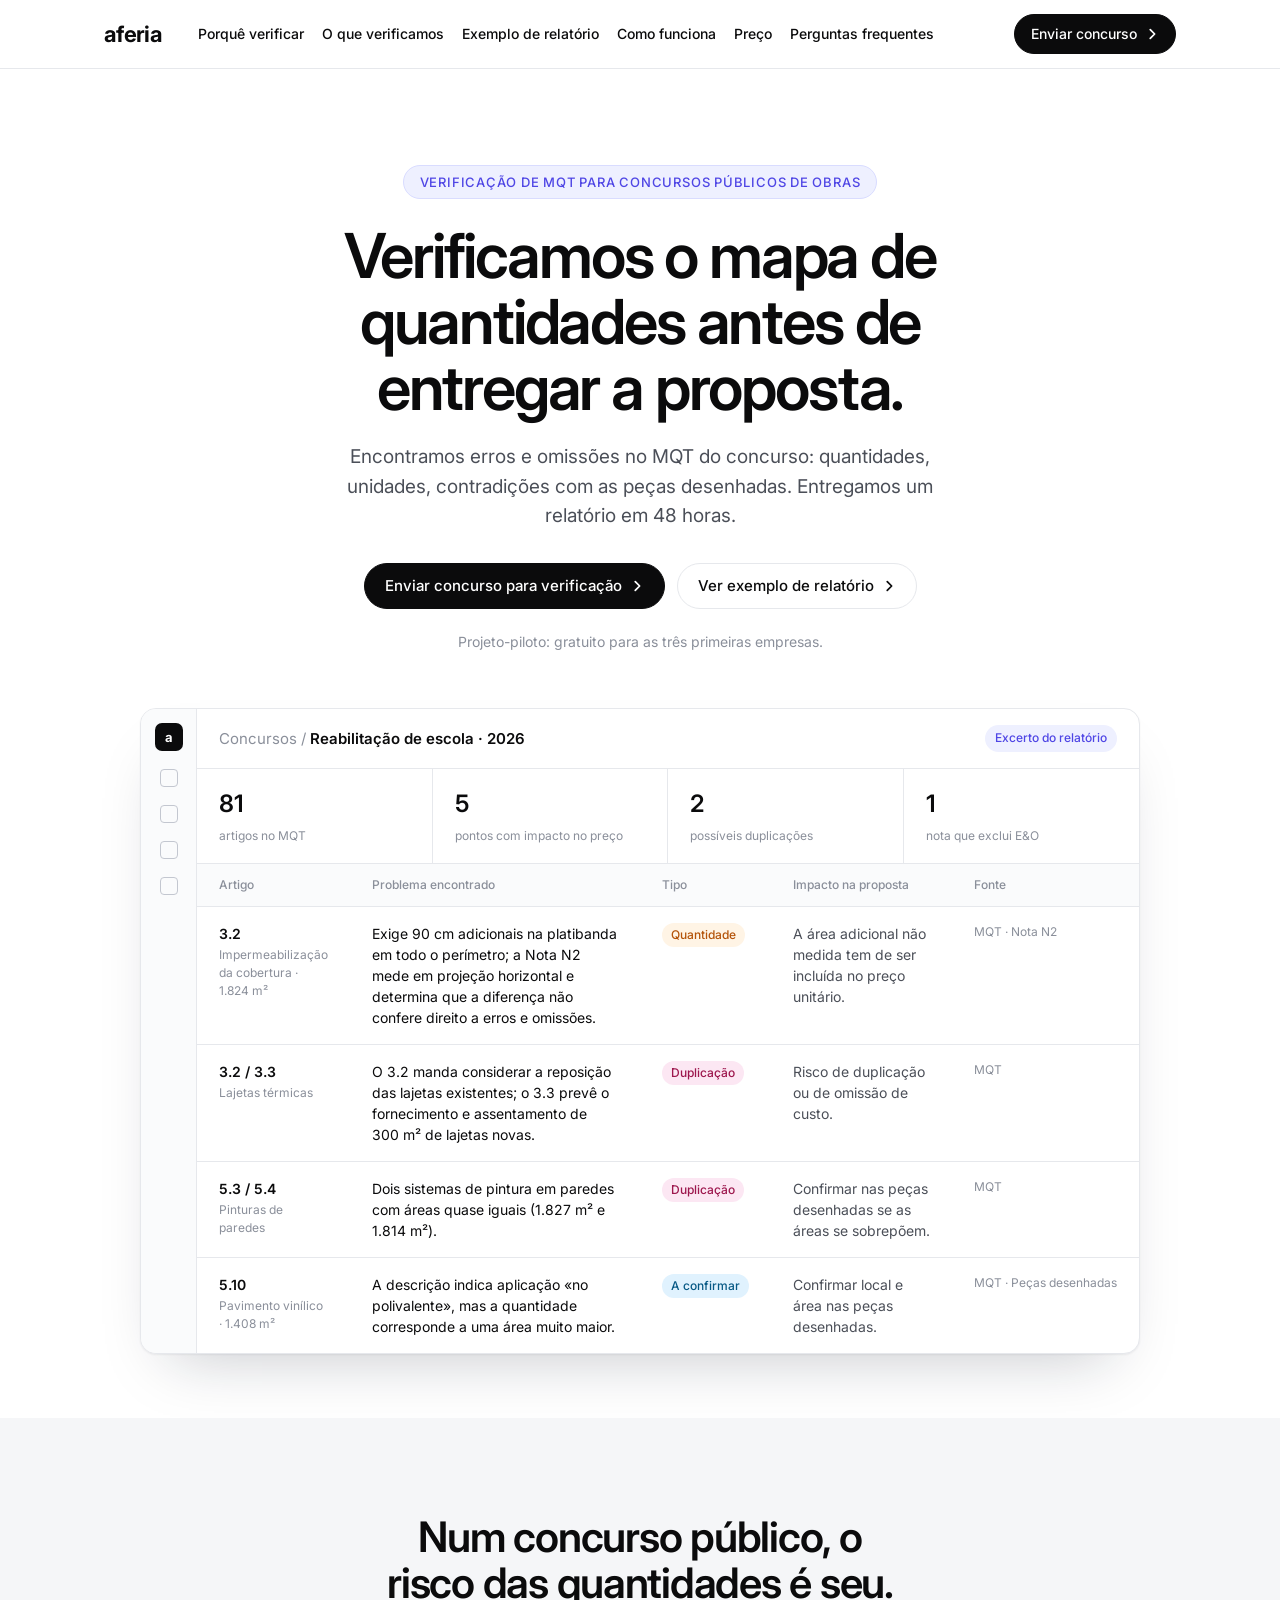
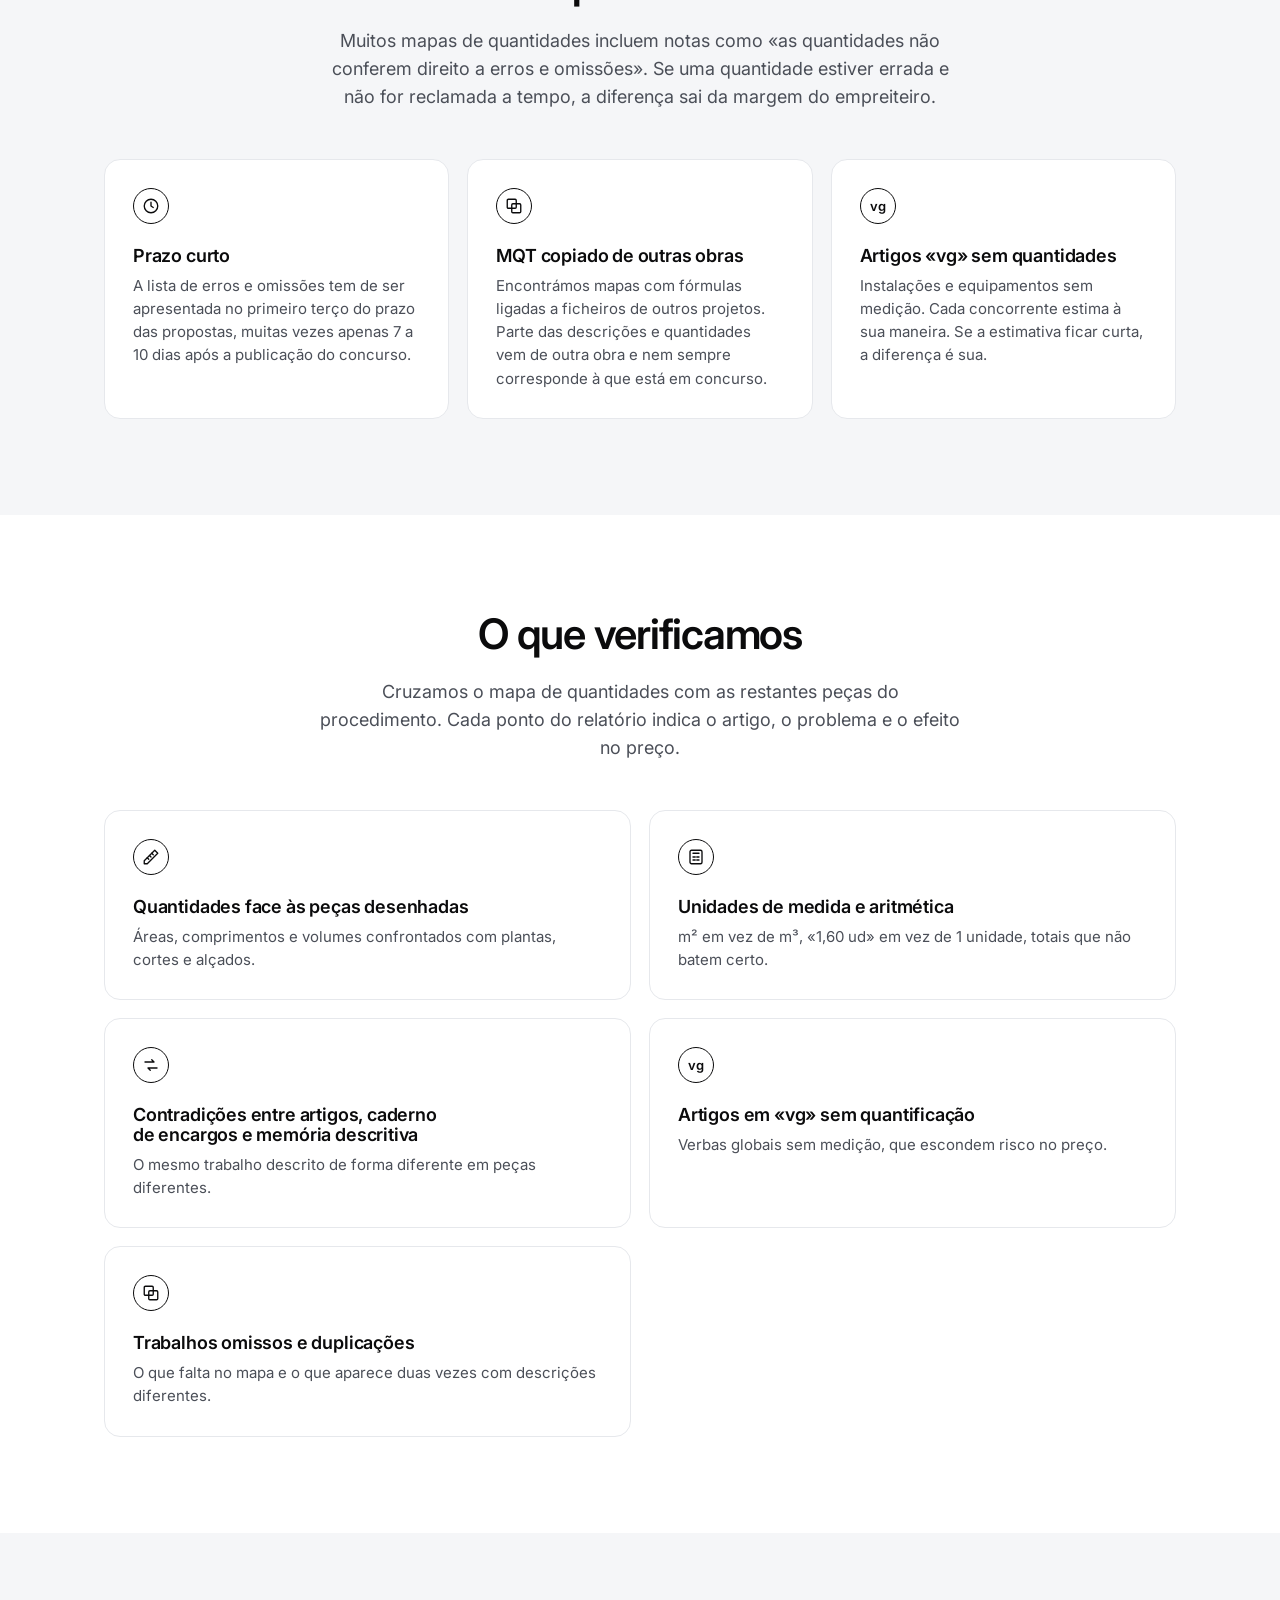
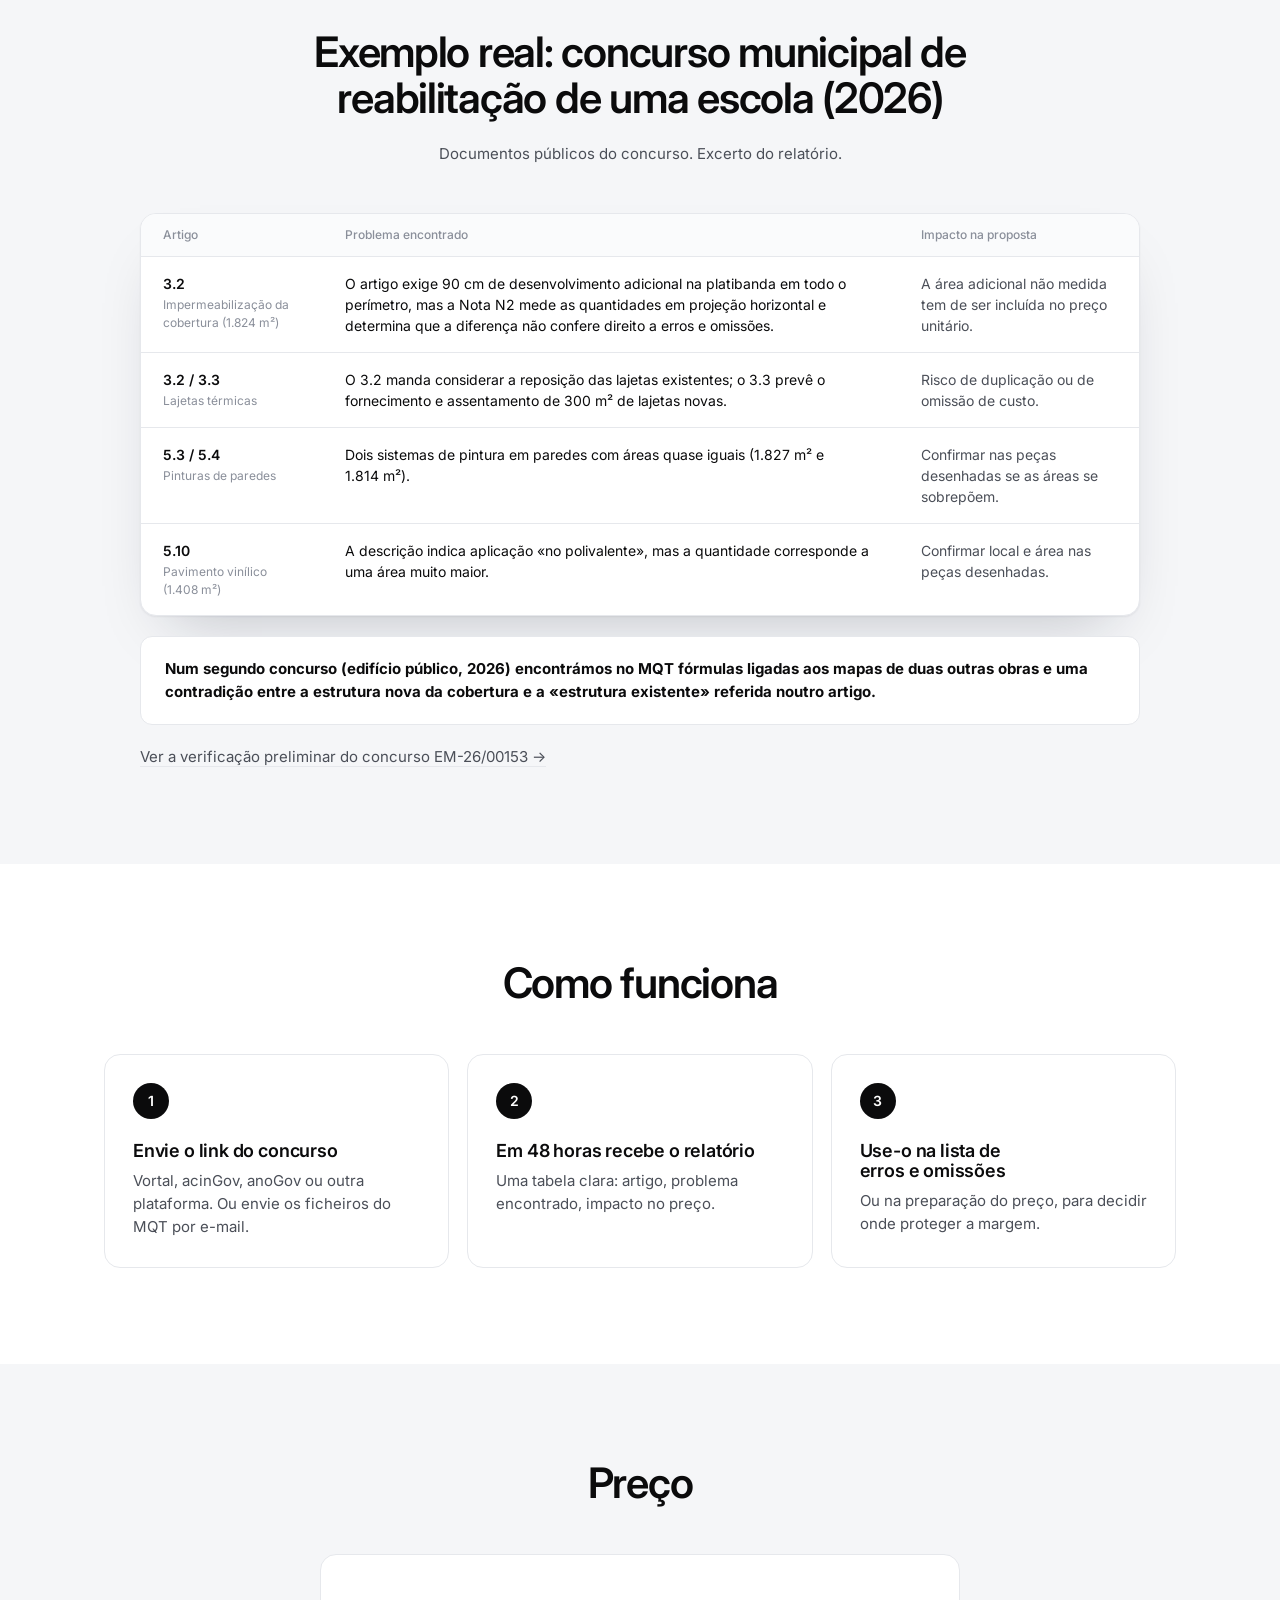
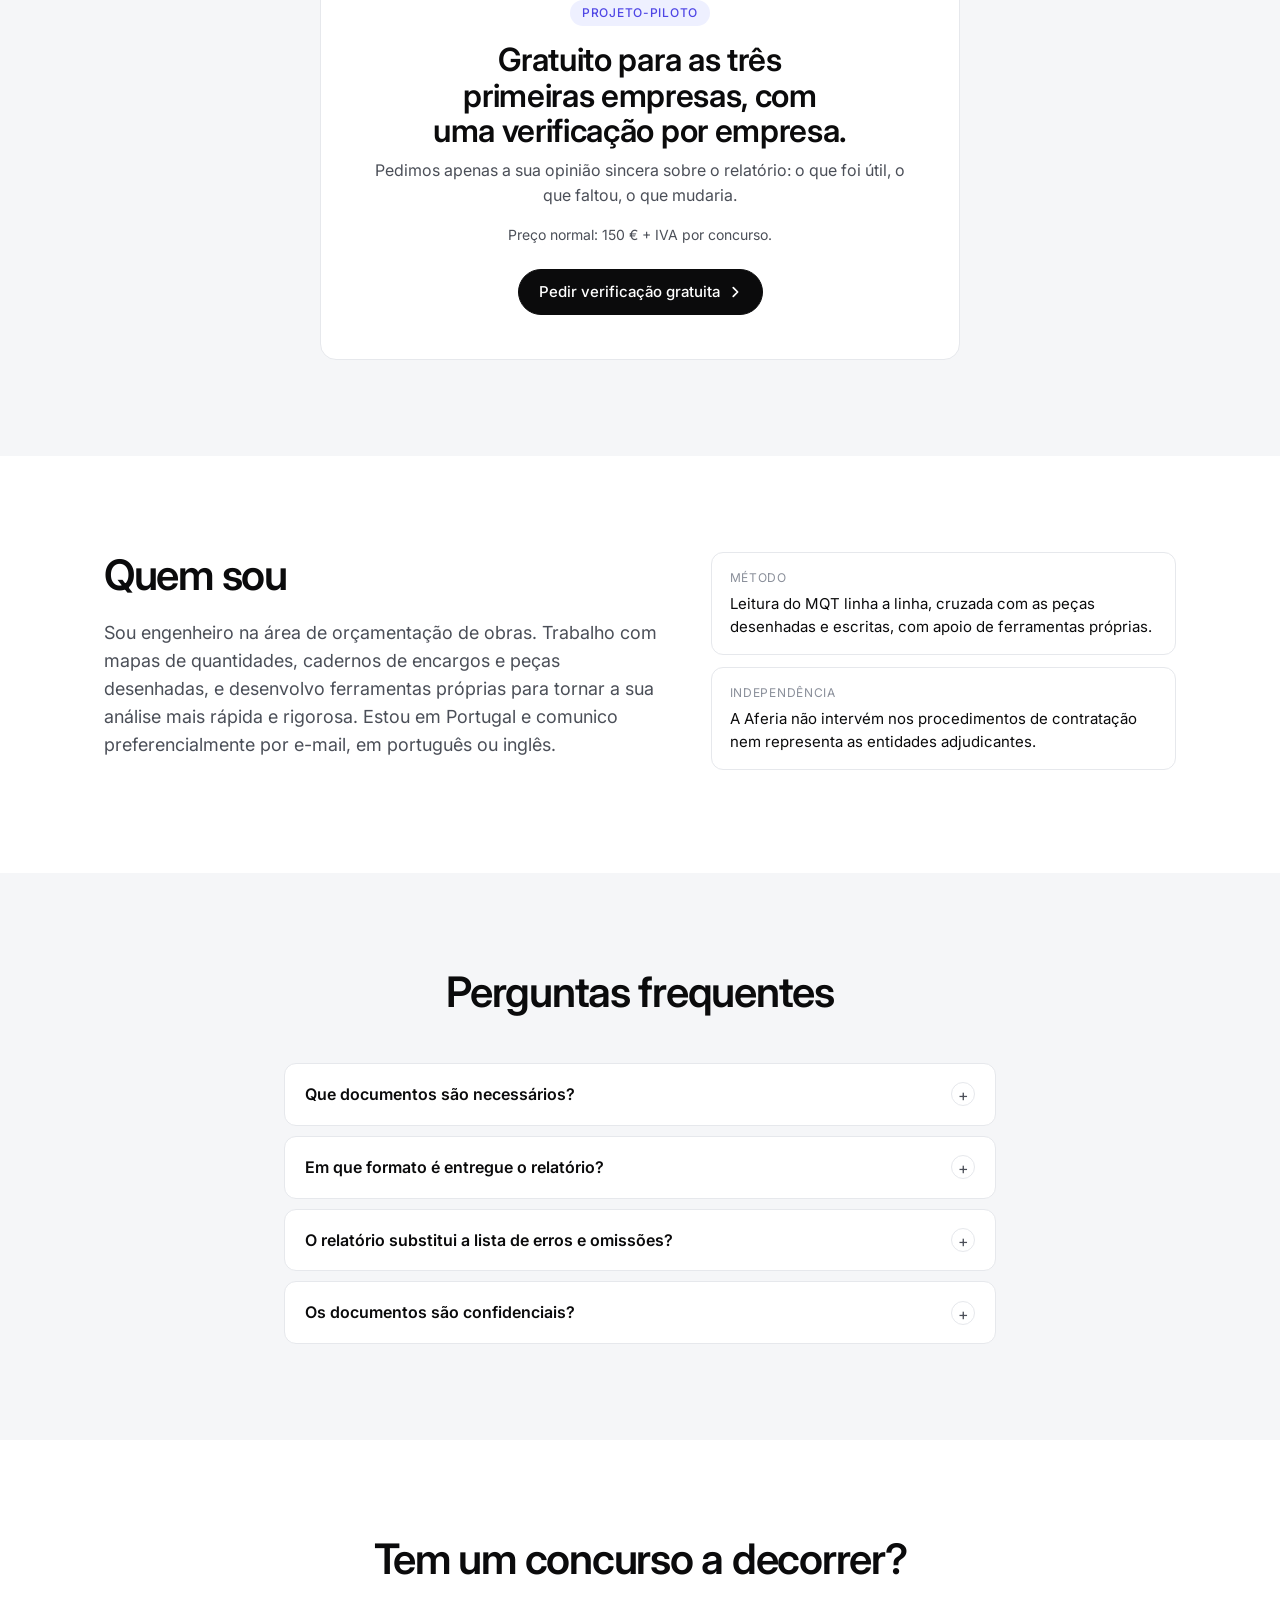
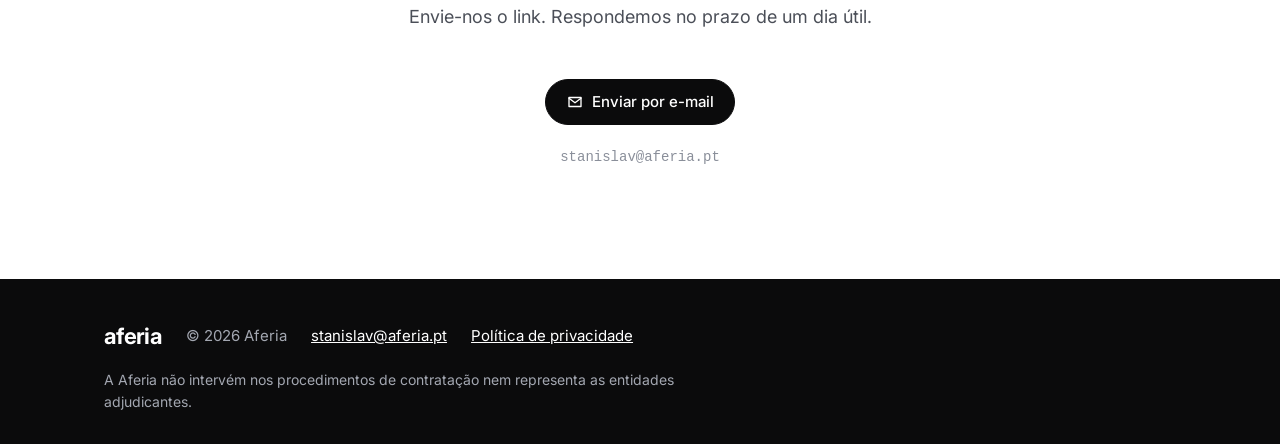
<file: index.html>
<!DOCTYPE html>
<html lang="pt-PT">
<head>
  <meta charset="utf-8">
  <meta name="viewport" content="width=device-width, initial-scale=1">
  <title>Aferia: verificação do mapa de quantidades em concursos públicos</title>
  <meta name="description" content="Verificamos o mapa de quantidades (MQT) de concursos públicos de obras antes da entrega da proposta. Erros e omissões, unidades, contradições com as peças desenhadas. Relatório em 48 horas.">
  <link rel="canonical" href="https://aferia.pt/">

  <meta property="og:type" content="website">
  <meta property="og:locale" content="pt_PT">
  <meta property="og:site_name" content="Aferia">
  <meta property="og:url" content="https://aferia.pt/">
  <meta property="og:title" content="Verificamos o mapa de quantidades antes de entregar a proposta">
  <meta property="og:description" content="Erros e omissões no MQT do concurso: quantidades, unidades, contradições com as peças desenhadas. Relatório em 48 horas.">
  <meta property="og:image" content="https://aferia.pt/assets/og.png">
  <meta property="og:image:width" content="1200">
  <meta property="og:image:height" content="630">
  <meta name="twitter:card" content="summary_large_image">

  <meta name="theme-color" content="#ffffff">
  <link rel="icon" href="/assets/favicon.svg" type="image/svg+xml">
  <link rel="apple-touch-icon" href="/assets/apple-touch-icon.png">

  <link rel="preconnect" href="https://fonts.googleapis.com">
  <link rel="preconnect" href="https://fonts.gstatic.com" crossorigin>
  <link rel="stylesheet" href="https://fonts.googleapis.com/css2?family=Inter:wght@400;500;600;700&display=swap">
  <link rel="stylesheet" href="/assets/styles.css">

  <script type="application/ld+json">
  {
    "@context": "https://schema.org",
    "@type": "ProfessionalService",
    "name": "Aferia",
    "url": "https://aferia.pt/",
    "email": "stanislav@aferia.pt",
    "description": "Verificação de mapas de quantidades (MQT) em concursos públicos de obras: erros e omissões, unidades, contradições com as peças desenhadas.",
    "areaServed": { "@type": "Country", "name": "Portugal" },
    "availableLanguage": ["pt-PT", "en"],
    "serviceType": "Verificação de mapas de quantidades para concursos públicos",
    "knowsAbout": ["Mapa de quantidades de trabalho", "Erros e omissões", "Concursos públicos de obras", "Orçamentação de obras"]
  }
  </script>
</head>
<body>
  <a class="skip-link" href="#conteudo">Saltar para o conteúdo</a>

  <!-- ========================================================= Header -->
  <header class="header">
    <div class="container header__inner">
      <a class="brand" href="/" aria-label="Aferia, página inicial">aferia</a>

      <nav class="nav" aria-label="Navegação principal">
        <a href="#problema">Porquê verificar</a>
        <a href="#verificamos">O que verificamos</a>
        <a href="#exemplo">Exemplo de relatório</a>
        <a href="#como-funciona">Como funciona</a>
        <a href="#preco">Preço</a>
        <a href="#faq">Perguntas frequentes</a>
      </nav>

      <div class="header__spacer"></div>

      <a class="pill pill--dark pill--sm pill--header" href="#contacto">Enviar concurso
        <svg viewBox="0 0 16 16" fill="none" stroke="currentColor" stroke-width="2" stroke-linecap="round" stroke-linejoin="round" aria-hidden="true"><path d="M6 3l5 5-5 5"/></svg>
      </a>
      <button class="nav-toggle" type="button" aria-expanded="false" aria-controls="mobile-menu" aria-label="Abrir menu">
        <svg class="icon-menu" viewBox="0 0 24 24" fill="none" stroke="currentColor" stroke-width="2" stroke-linecap="round" aria-hidden="true"><path d="M4 7h16M4 12h16M4 17h16"/></svg>
        <svg class="icon-close" viewBox="0 0 24 24" fill="none" stroke="currentColor" stroke-width="2" stroke-linecap="round" aria-hidden="true"><path d="M6 6l12 12M18 6L6 18"/></svg>
      </button>
    </div>

    <div class="mobile-menu" id="mobile-menu" hidden>
      <div class="container">
        <ul>
          <li><a href="#problema">Porquê verificar</a></li>
          <li><a href="#verificamos">O que verificamos</a></li>
          <li><a href="#exemplo">Exemplo de relatório</a></li>
          <li><a href="#como-funciona">Como funciona</a></li>
          <li><a href="#preco">Preço</a></li>
          <li><a href="#faq">Perguntas frequentes</a></li>
        </ul>
        <a class="pill pill--dark" href="#contacto">Enviar concurso</a>
      </div>
    </div>
  </header>

  <main id="conteudo">

    <!-- ========================================================= Hero -->
    <section class="hero">
      <div class="container">
        <span class="eyebrow">Verificação de MQT para concursos públicos de obras</span>
        <h1>Verificamos o mapa de quantidades antes de entregar a proposta.</h1>
        <p class="lead">Encontramos erros e omissões no MQT do concurso: quantidades, unidades, contradições com as peças desenhadas. Entregamos um relatório em 48 horas.</p>

        <div class="ctas ctas--center">
          <a class="pill pill--dark" href="mailto:stanislav@aferia.pt?subject=Verifica%C3%A7%C3%A3o%20de%20MQT&amp;body=Link%20do%20concurso%3A%20%0D%0APlataforma%3A%20%0D%0APrazo%20das%20propostas%3A%20">Enviar concurso para verificação
            <svg viewBox="0 0 16 16" fill="none" stroke="currentColor" stroke-width="2" stroke-linecap="round" stroke-linejoin="round" aria-hidden="true"><path d="M6 3l5 5-5 5"/></svg>
          </a>
          <a class="pill" href="#exemplo">Ver exemplo de relatório
            <svg viewBox="0 0 16 16" fill="none" stroke="currentColor" stroke-width="2" stroke-linecap="round" stroke-linejoin="round" aria-hidden="true"><path d="M6 3l5 5-5 5"/></svg>
          </a>
        </div>
        <p class="hero__note">Projeto-piloto: gratuito para as três primeiras empresas.</p>

        <figure class="shot" aria-label="Excerto de um relatório de verificação">
          <div class="app">
            <div class="app__side" aria-hidden="true"><span class="v">a</span><i></i><i></i><i></i><i></i></div>
            <div class="app__main">
              <div class="app__top">
                <span class="crumb">Concursos / <b>Reabilitação de escola · 2026</b></span>
                <span class="chip">Excerto do relatório</span>
              </div>
              <div class="kpis">
                <div><b>81</b><span>artigos no MQT</span></div>
                <div><b>5</b><span>pontos com impacto no preço</span></div>
                <div><b>2</b><span>possíveis duplicações</span></div>
                <div><b>1</b><span>nota que exclui E&amp;O</span></div>
              </div>
              <table class="findings">
                <thead>
                  <tr><th scope="col">Artigo</th><th scope="col">Problema encontrado</th><th scope="col">Tipo</th><th scope="col">Impacto na proposta</th><th scope="col">Fonte</th></tr>
                </thead>
                <tbody>
                  <tr>
                    <td class="art" data-label="Artigo">3.2<small>Impermeabilização da cobertura · 1.824&nbsp;m²</small></td>
                    <td data-label="Problema encontrado">Exige 90&nbsp;cm adicionais na platibanda em todo o perímetro; a Nota N2 mede em projeção horizontal e determina que a diferença não confere direito a erros e omissões.</td>
                    <td data-label="Tipo"><span class="tag">Quantidade</span></td>
                    <td class="impact" data-label="Impacto na proposta">A área adicional não medida tem de ser incluída no preço unitário.</td>
                    <td class="src" data-label="Fonte">MQT · Nota N2</td>
                  </tr>
                  <tr>
                    <td class="art" data-label="Artigo">3.2 / 3.3<small>Lajetas térmicas</small></td>
                    <td data-label="Problema encontrado">O 3.2 manda considerar a reposição das lajetas existentes; o 3.3 prevê o fornecimento e assentamento de 300&nbsp;m² de lajetas novas.</td>
                    <td data-label="Tipo"><span class="tag tag--dup">Duplicação</span></td>
                    <td class="impact" data-label="Impacto na proposta">Risco de duplicação ou de omissão de custo.</td>
                    <td class="src" data-label="Fonte">MQT</td>
                  </tr>
                  <tr>
                    <td class="art" data-label="Artigo">5.3 / 5.4<small>Pinturas de paredes</small></td>
                    <td data-label="Problema encontrado">Dois sistemas de pintura em paredes com áreas quase iguais (1.827&nbsp;m² e 1.814&nbsp;m²).</td>
                    <td data-label="Tipo"><span class="tag tag--dup">Duplicação</span></td>
                    <td class="impact" data-label="Impacto na proposta">Confirmar nas peças desenhadas se as áreas se sobrepõem.</td>
                    <td class="src" data-label="Fonte">MQT</td>
                  </tr>
                  <tr>
                    <td class="art" data-label="Artigo">5.10<small>Pavimento vinílico · 1.408&nbsp;m²</small></td>
                    <td data-label="Problema encontrado">A descrição indica aplicação «no polivalente», mas a quantidade corresponde a uma área muito maior.</td>
                    <td data-label="Tipo"><span class="tag tag--chk">A confirmar</span></td>
                    <td class="impact" data-label="Impacto na proposta">Confirmar local e área nas peças desenhadas.</td>
                    <td class="src" data-label="Fonte">MQT · Peças desenhadas</td>
                  </tr>
                </tbody>
              </table>
            </div>
          </div>
        </figure>
      </div>
    </section>

    <!-- ========================================================= Problema -->
    <section class="section section--grey" id="problema">
      <div class="container">
        <div class="section__head">
          <h2>Num concurso público, o risco das quantidades é seu.</h2>
          <p class="lead">Muitos mapas de quantidades incluem notas como «as quantidades não conferem direito a erros e omissões». Se uma quantidade estiver errada e não for reclamada a tempo, a diferença sai da margem do empreiteiro.</p>
        </div>

        <div class="cards cards--3">
          <article class="card">
            <div class="card__icon" aria-hidden="true"><svg viewBox="0 0 24 24" fill="none" stroke="currentColor" stroke-width="1.8" stroke-linecap="round" stroke-linejoin="round"><circle cx="12" cy="12" r="9"/><path d="M12 7v5l3 2"/></svg></div>
            <h3>Prazo curto</h3>
            <p>A lista de erros e omissões tem de ser apresentada no primeiro terço do prazo das propostas, muitas vezes apenas 7 a 10 dias após a publicação do concurso.</p>
          </article>
          <article class="card">
            <div class="card__icon" aria-hidden="true"><svg viewBox="0 0 24 24" fill="none" stroke="currentColor" stroke-width="1.8" stroke-linecap="round" stroke-linejoin="round"><rect x="3" y="3" width="12" height="12" rx="1.5"/><rect x="9" y="9" width="12" height="12" rx="1.5"/></svg></div>
            <h3>MQT copiado de outras obras</h3>
            <p>Encontrámos mapas com fórmulas ligadas a ficheiros de outros projetos. Parte das descrições e quantidades vem de outra obra e nem sempre corresponde à que está em concurso.</p>
          </article>
          <article class="card">
            <div class="card__icon" aria-hidden="true">vg</div>
            <h3>Artigos «vg» sem quantidades</h3>
            <p>Instalações e equipamentos sem medição. Cada concorrente estima à sua maneira. Se a estimativa ficar curta, a diferença é sua.</p>
          </article>
        </div>
      </div>
    </section>

    <!-- ========================================================= O que verificamos -->
    <section class="section" id="verificamos">
      <div class="container">
        <div class="section__head">
          <h2>O que verificamos</h2>
          <p class="lead">Cruzamos o mapa de quantidades com as restantes peças do procedimento. Cada ponto do relatório indica o artigo, o problema e o efeito no preço.</p>
        </div>

        <div class="cards cards--2">
          <article class="card">
            <div class="card__icon" aria-hidden="true"><svg viewBox="0 0 24 24" fill="none" stroke="currentColor" stroke-width="1.8" stroke-linecap="round" stroke-linejoin="round"><path d="M3 17 17 3l4 4L7 21H3z"/><path d="m7 13 2 2M10 10l2 2M13 7l2 2"/></svg></div>
            <h3>Quantidades face às peças desenhadas</h3>
            <p>Áreas, comprimentos e volumes confrontados com plantas, cortes e alçados.</p>
          </article>
          <article class="card">
            <div class="card__icon" aria-hidden="true"><svg viewBox="0 0 24 24" fill="none" stroke="currentColor" stroke-width="1.8" stroke-linecap="round" stroke-linejoin="round"><rect x="4" y="3" width="16" height="18" rx="2"/><path d="M8 7h8M8 12h3M13 12h3M8 16h3M13 16h3"/></svg></div>
            <h3>Unidades de medida e aritmética</h3>
            <p>m² em vez de m³, «1,60&nbsp;ud» em vez de 1 unidade, totais que não batem certo.</p>
          </article>
          <article class="card">
            <div class="card__icon" aria-hidden="true"><svg viewBox="0 0 24 24" fill="none" stroke="currentColor" stroke-width="1.8" stroke-linecap="round" stroke-linejoin="round"><path d="M4 8h12l-3-3M20 16H8l3 3"/></svg></div>
            <h3>Contradições entre artigos, caderno de encargos e memória descritiva</h3>
            <p>O mesmo trabalho descrito de forma diferente em peças diferentes.</p>
          </article>
          <article class="card">
            <div class="card__icon" aria-hidden="true">vg</div>
            <h3>Artigos em «vg» sem quantificação</h3>
            <p>Verbas globais sem medição, que escondem risco no preço.</p>
          </article>
          <article class="card">
            <div class="card__icon" aria-hidden="true"><svg viewBox="0 0 24 24" fill="none" stroke="currentColor" stroke-width="1.8" stroke-linecap="round" stroke-linejoin="round"><rect x="3" y="3" width="12" height="12" rx="1.5"/><rect x="9" y="9" width="12" height="12" rx="1.5"/></svg></div>
            <h3>Trabalhos omissos e duplicações</h3>
            <p>O que falta no mapa e o que aparece duas vezes com descrições diferentes.</p>
          </article>
        </div>
      </div>
    </section>

    <!-- ========================================================= Exemplo -->
    <section class="section section--grey" id="exemplo">
      <div class="container">
        <div class="section__head">
          <h2>Exemplo real: concurso municipal de reabilitação de uma escola (2026)</h2>
          <p class="small muted">Documentos públicos do concurso. Excerto do relatório.</p>
        </div>

        <div class="shot shot--plain">
          <table class="findings">
            <thead>
              <tr>
                <th scope="col">Artigo</th>
                <th scope="col">Problema encontrado</th>
                <th scope="col">Impacto na proposta</th>
              </tr>
            </thead>
            <tbody>
              <tr>
                <td class="art" data-label="Artigo">3.2<small>Impermeabilização da cobertura (1.824&nbsp;m²)</small></td>
                <td data-label="Problema encontrado">O artigo exige 90&nbsp;cm de desenvolvimento adicional na platibanda em todo o perímetro, mas a Nota N2 mede as quantidades em projeção horizontal e determina que a diferença não confere direito a erros e omissões.</td>
                <td class="impact" data-label="Impacto na proposta">A área adicional não medida tem de ser incluída no preço unitário.</td>
              </tr>
              <tr>
                <td class="art" data-label="Artigo">3.2 / 3.3<small>Lajetas térmicas</small></td>
                <td data-label="Problema encontrado">O 3.2 manda considerar a reposição das lajetas existentes; o 3.3 prevê o fornecimento e assentamento de 300&nbsp;m² de lajetas novas.</td>
                <td class="impact" data-label="Impacto na proposta">Risco de duplicação ou de omissão de custo.</td>
              </tr>
              <tr>
                <td class="art" data-label="Artigo">5.3 / 5.4<small>Pinturas de paredes</small></td>
                <td data-label="Problema encontrado">Dois sistemas de pintura em paredes com áreas quase iguais (1.827&nbsp;m² e 1.814&nbsp;m²).</td>
                <td class="impact" data-label="Impacto na proposta">Confirmar nas peças desenhadas se as áreas se sobrepõem.</td>
              </tr>
              <tr>
                <td class="art" data-label="Artigo">5.10<small>Pavimento vinílico (1.408&nbsp;m²)</small></td>
                <td data-label="Problema encontrado">A descrição indica aplicação «no polivalente», mas a quantidade corresponde a uma área muito maior.</td>
                <td class="impact" data-label="Impacto na proposta">Confirmar local e área nas peças desenhadas.</td>
              </tr>
            </tbody>
          </table>
        </div>

        <div class="callout">
          <p><b>Num segundo concurso (edifício público, 2026) encontrámos no MQT fórmulas ligadas aos mapas de duas outras obras e uma contradição entre a estrutura nova da cobertura e a «estrutura existente» referida noutro artigo.</b></p>
        </div>
        <p class="exemplo__more"><a href="/concursos/casal-de-cotao/">Ver a verificação preliminar do concurso EM-26/00153 →</a></p>
      </div>
    </section>

    <!-- ========================================================= Como funciona -->
    <section class="section" id="como-funciona">
      <div class="container">
        <div class="section__head">
          <h2>Como funciona</h2>
        </div>

        <ol class="cards cards--3" style="list-style:none;margin:0;padding:0">
          <li class="card">
            <span class="card__num">1</span>
            <h3>Envie o link do concurso</h3>
            <p>Vortal, acinGov, anoGov ou outra plataforma. Ou envie os ficheiros do MQT por e-mail.</p>
          </li>
          <li class="card">
            <span class="card__num">2</span>
            <h3>Em 48 horas recebe o relatório</h3>
            <p>Uma tabela clara: artigo, problema encontrado, impacto no preço.</p>
          </li>
          <li class="card">
            <span class="card__num">3</span>
            <h3>Use-o na lista de erros e omissões</h3>
            <p>Ou na preparação do preço, para decidir onde proteger a margem.</p>
          </li>
        </ol>
      </div>
    </section>

    <!-- ========================================================= Preço -->
    <section class="section section--grey" id="preco">
      <div class="container">
        <div class="section__head">
          <h2>Preço</h2>
        </div>

        <div class="price">
          <span class="price__badge">Projeto-piloto</span>
          <h3>Gratuito para as três primeiras empresas, com uma verificação por empresa.</h3>
          <p>Pedimos apenas a sua opinião sincera sobre o relatório: o que foi útil, o que faltou, o que mudaria.</p>
          <p class="fine">Preço normal: 150&nbsp;€ + IVA por concurso.</p>
          <div class="ctas ctas--center">
            <a class="pill pill--dark" href="mailto:stanislav@aferia.pt?subject=Verifica%C3%A7%C3%A3o%20de%20MQT%20%E2%80%94%20projeto-piloto">Pedir verificação gratuita
              <svg viewBox="0 0 16 16" fill="none" stroke="currentColor" stroke-width="2" stroke-linecap="round" stroke-linejoin="round" aria-hidden="true"><path d="M6 3l5 5-5 5"/></svg>
            </a>
          </div>
        </div>
      </div>
    </section>

    <!-- ========================================================= Quem sou -->
    <section class="section" id="quem-somos">
      <div class="container about">
        <div>
          <h2>Quem sou</h2>
          <p class="lead">Sou engenheiro na área de orçamentação de obras. Trabalho com mapas de quantidades, cadernos de encargos e peças desenhadas, e desenvolvo ferramentas próprias para tornar a sua análise mais rápida e rigorosa. Estou em Portugal e comunico preferencialmente por e-mail, em português ou inglês.</p>
        </div>
        <div class="about__facts">
          <div class="fact">
            <span class="fact__label">Método</span>
            <p>Leitura do MQT linha a linha, cruzada com as peças desenhadas e escritas, com apoio de ferramentas próprias.</p>
          </div>
          <div class="fact">
            <span class="fact__label">Independência</span>
            <p>A Aferia não intervém nos procedimentos de contratação nem representa as entidades adjudicantes.</p>
          </div>
        </div>
      </div>
    </section>

    <!-- ========================================================= FAQ -->
    <section class="section section--grey" id="faq">
      <div class="container container--narrow">
        <div class="section__head">
          <h2>Perguntas frequentes</h2>
        </div>

        <div class="faq">
          <details>
            <summary>Que documentos são necessários?</summary>
            <div><p>Basta o link do concurso na plataforma (Vortal, acinGov, anoGov ou outra). Se preferir, envie os ficheiros: o mapa de quantidades e, sempre que possível, as peças desenhadas, o caderno de encargos e a memória descritiva.</p></div>
          </details>
          <details>
            <summary>Em que formato é entregue o relatório?</summary>
            <div><p>Uma tabela em Excel e PDF com três colunas (artigo, problema encontrado, impacto na proposta), enviada por e-mail. Pode ser usada diretamente na preparação da lista de erros e omissões.</p></div>
          </details>
          <details>
            <summary>O relatório substitui a lista de erros e omissões?</summary>
            <div><p>Não. O relatório identifica os pontos a reclamar e o seu efeito no preço. A redação e a apresentação da lista na plataforma, dentro do prazo do Programa do Concurso, continuam a cargo do concorrente.</p></div>
          </details>
          <details>
            <summary>Os documentos são confidenciais?</summary>
            <div><p>Os documentos do concurso são públicos. O que tratamos como confidencial é o seu interesse no concurso: os ficheiros e as mensagens recebidos são usados apenas para a análise pedida e não são partilhados com terceiros, incluindo outros concorrentes. Os detalhes estão na <a href="/privacidade/">política de privacidade</a>.</p></div>
          </details>
        </div>
      </div>
    </section>

    <!-- ========================================================= Contacto -->
    <section class="section contact" id="contacto">
      <div class="container">
        <div class="section__head">
          <h2>Tem um concurso a decorrer?</h2>
          <p class="lead">Envie-nos o link. Respondemos no prazo de um dia útil.</p>
        </div>

        <div class="ctas ctas--center">
          <a class="pill pill--dark" href="mailto:stanislav@aferia.pt?subject=Verifica%C3%A7%C3%A3o%20de%20MQT">
            <svg viewBox="0 0 24 24" fill="none" stroke="currentColor" stroke-width="1.8" stroke-linecap="round" stroke-linejoin="round" aria-hidden="true" style="width:18px;height:18px"><path d="M4 6h16v12H4z"/><path d="m4 7 8 6 8-6"/></svg>
            Enviar por e-mail
          </a>
        </div>
        <p class="contact__meta fine"><span class="mono">stanislav@aferia.pt</span></p>
      </div>
    </section>
  </main>

  <!-- ========================================================= Footer -->
  <footer class="footer">
    <div class="container">
      <div class="footer__row">
        <a class="brand" href="/">aferia</a>
        <span>© 2026 Aferia</span>
        <a href="mailto:stanislav@aferia.pt">stanislav@aferia.pt</a>
        <a href="/privacidade/">Política de privacidade</a>
      </div>
      <p class="fine">A Aferia não intervém nos procedimentos de contratação nem representa as entidades adjudicantes.</p>
    </div>
  </footer>

  <script src="/assets/main.js" defer></script>
</body>
</html>
</file>
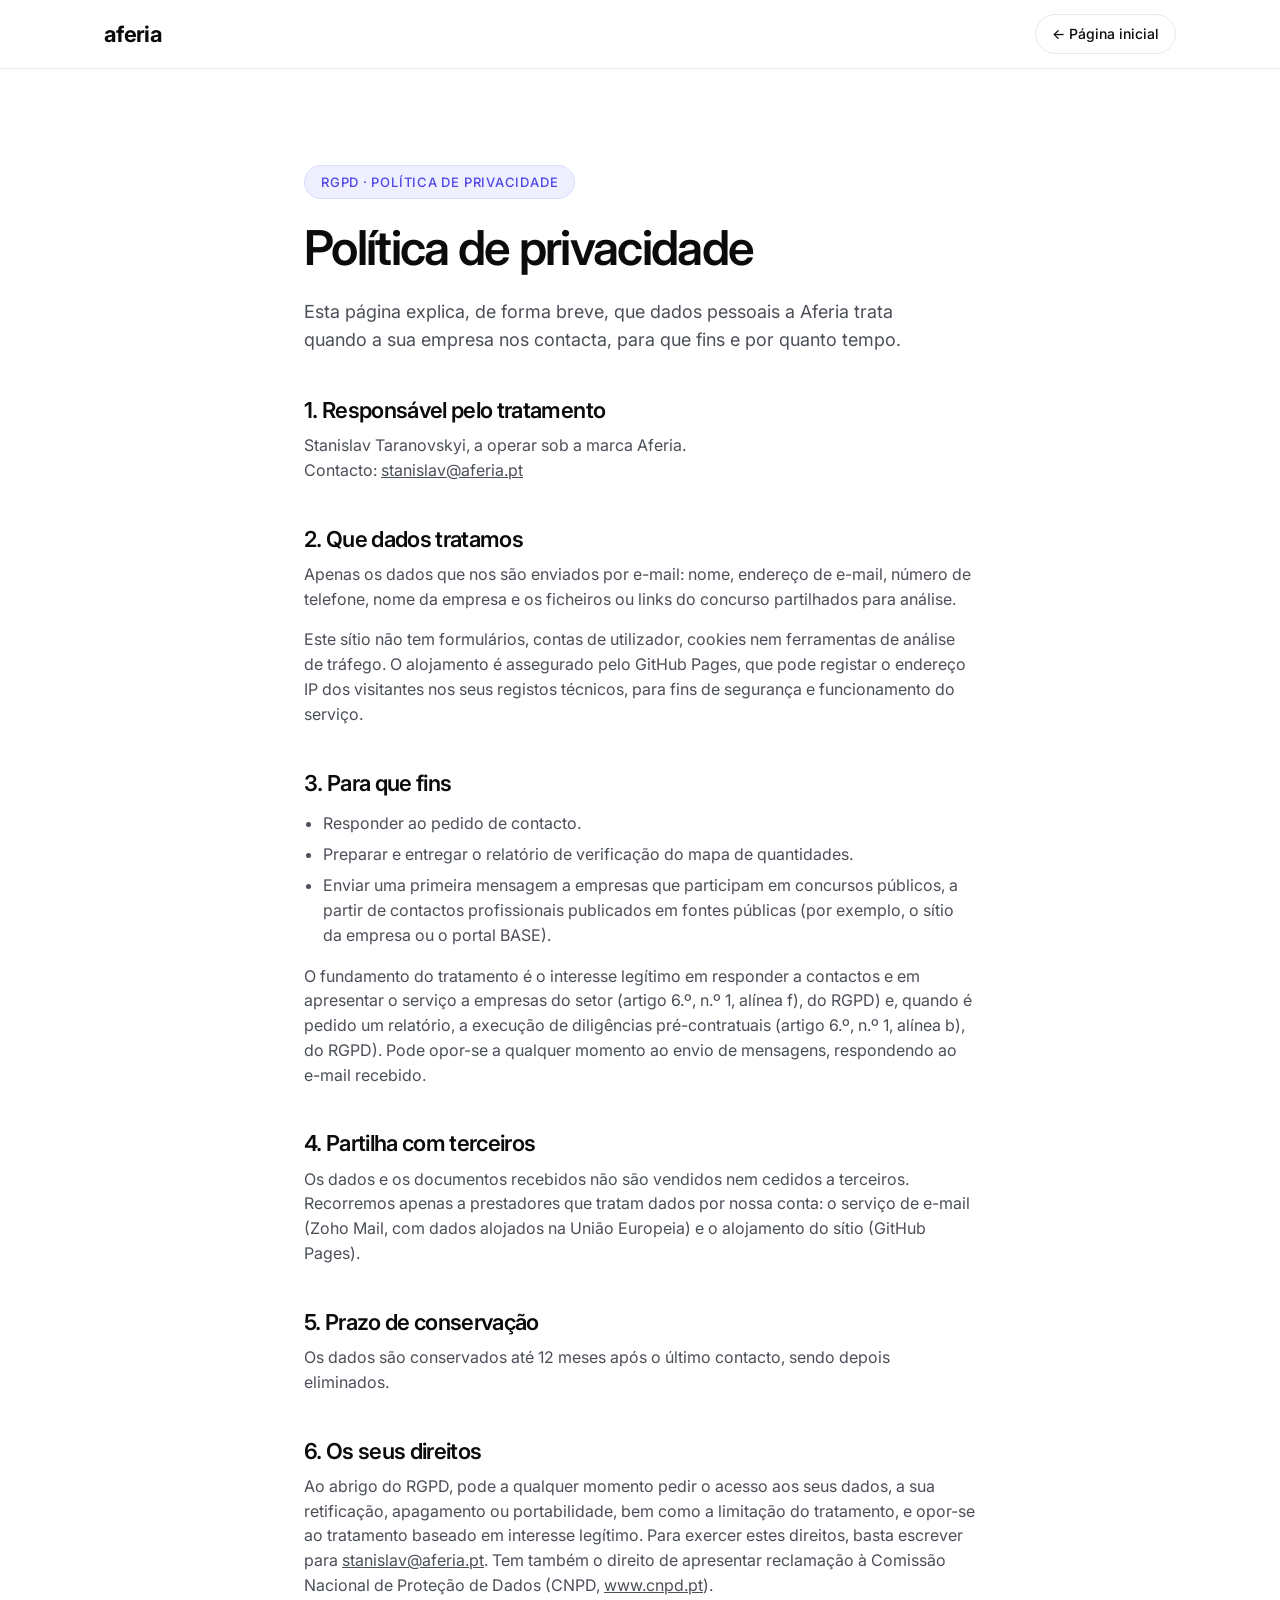
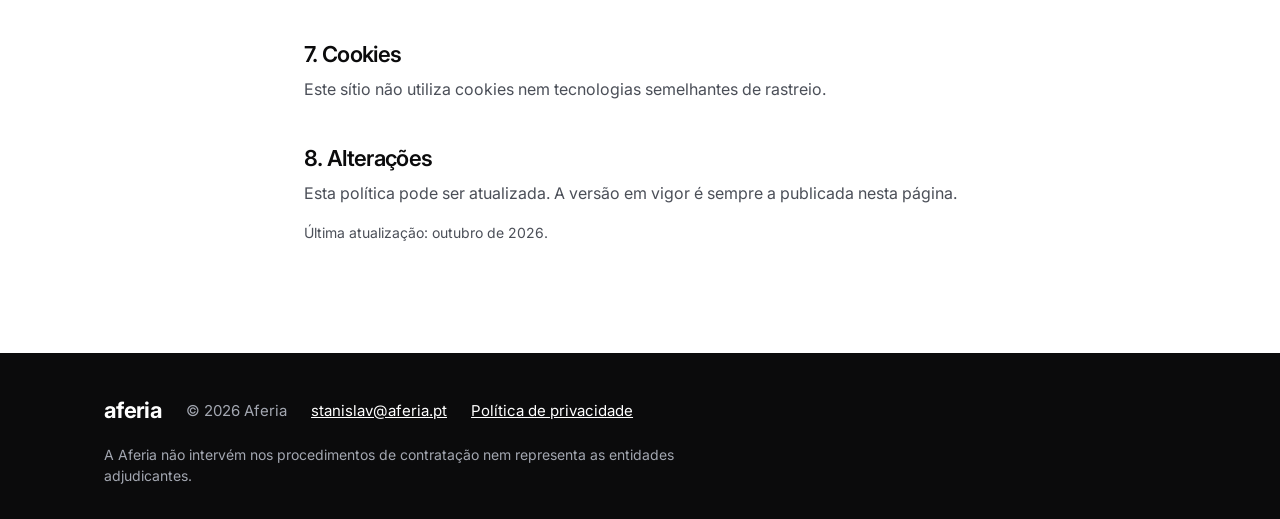
<file: privacidade/index.html>
<!DOCTYPE html>
<html lang="pt-PT">
<head>
  <meta charset="utf-8">
  <meta name="viewport" content="width=device-width, initial-scale=1">
  <title>Política de privacidade · Aferia</title>
  <meta name="description" content="Política de privacidade da Aferia: que dados tratamos, para que fins, por quanto tempo e quais os seus direitos ao abrigo do RGPD.">
  <link rel="canonical" href="https://aferia.pt/privacidade/">
  <meta name="robots" content="noindex, follow">

  <meta name="theme-color" content="#ffffff">
  <link rel="icon" href="/assets/favicon.svg" type="image/svg+xml">
  <link rel="apple-touch-icon" href="/assets/apple-touch-icon.png">

  <link rel="preconnect" href="https://fonts.googleapis.com">
  <link rel="preconnect" href="https://fonts.gstatic.com" crossorigin>
  <link rel="stylesheet" href="https://fonts.googleapis.com/css2?family=Inter:wght@400;500;600;700&display=swap">
  <link rel="stylesheet" href="/assets/styles.css">
</head>
<body>
  <a class="skip-link" href="#conteudo">Saltar para o conteúdo</a>

  <!-- ========================================================= Header -->
  <header class="header">
    <div class="container header__inner">
      <a class="brand" href="/" aria-label="Aferia, página inicial">aferia</a>
      <div class="header__spacer"></div>
      <a class="pill pill--sm" href="/">← Página inicial</a>
    </div>
  </header>

  <main id="conteudo">
    <section class="section">
      <div class="container container--narrow prose">
        <span class="eyebrow">RGPD · Política de privacidade</span>
        <h1>Política de privacidade</h1>
        <p class="lead">Esta página explica, de forma breve, que dados pessoais a Aferia trata quando a sua empresa nos contacta, para que fins e por quanto tempo.</p>

        <h2>1. Responsável pelo tratamento</h2>
        <p>Stanislav Taranovskyi, a operar sob a marca Aferia.<br>
        Contacto: <a href="mailto:stanislav@aferia.pt">stanislav@aferia.pt</a></p>

        <h2>2. Que dados tratamos</h2>
        <p>Apenas os dados que nos são enviados por e-mail: nome, endereço de e-mail, número de telefone, nome da empresa e os ficheiros ou links do concurso partilhados para análise.</p>
        <p>Este sítio não tem formulários, contas de utilizador, cookies nem ferramentas de análise de tráfego. O alojamento é assegurado pelo GitHub Pages, que pode registar o endereço IP dos visitantes nos seus registos técnicos, para fins de segurança e funcionamento do serviço.</p>

        <h2>3. Para que fins</h2>
        <ul>
          <li>Responder ao pedido de contacto.</li>
          <li>Preparar e entregar o relatório de verificação do mapa de quantidades.</li>
          <li>Enviar uma primeira mensagem a empresas que participam em concursos públicos, a partir de contactos profissionais publicados em fontes públicas (por exemplo, o sítio da empresa ou o portal BASE).</li>
        </ul>
        <p>O fundamento do tratamento é o interesse legítimo em responder a contactos e em apresentar o serviço a empresas do setor (artigo 6.º, n.º 1, alínea f), do RGPD) e, quando é pedido um relatório, a execução de diligências pré-contratuais (artigo 6.º, n.º 1, alínea b), do RGPD). Pode opor-se a qualquer momento ao envio de mensagens, respondendo ao e-mail recebido.</p>

        <h2>4. Partilha com terceiros</h2>
        <!-- Se forem usadas ferramentas de IA na análise, acrescentar ao fim do parágrafo:
             « e ferramentas de processamento de texto usadas na análise dos documentos do concurso» -->
        <p>Os dados e os documentos recebidos não são vendidos nem cedidos a terceiros. Recorremos apenas a prestadores que tratam dados por nossa conta: o serviço de e-mail (Zoho Mail, com dados alojados na União Europeia) e o alojamento do sítio (GitHub Pages).</p>

        <h2>5. Prazo de conservação</h2>
        <p>Os dados são conservados até 12 meses após o último contacto, sendo depois eliminados.</p>

        <h2>6. Os seus direitos</h2>
        <p>Ao abrigo do RGPD, pode a qualquer momento pedir o acesso aos seus dados, a sua retificação, apagamento ou portabilidade, bem como a limitação do tratamento, e opor-se ao tratamento baseado em interesse legítimo. Para exercer estes direitos, basta escrever para <a href="mailto:stanislav@aferia.pt">stanislav@aferia.pt</a>. Tem também o direito de apresentar reclamação à Comissão Nacional de Proteção de Dados (CNPD, <a href="https://www.cnpd.pt" target="_blank" rel="noopener">www.cnpd.pt</a>).</p>

        <h2>7. Cookies</h2>
        <p>Este sítio não utiliza cookies nem tecnologias semelhantes de rastreio.</p>

        <h2>8. Alterações</h2>
        <p>Esta política pode ser atualizada. A versão em vigor é sempre a publicada nesta página.</p>

        <p class="fine">Última atualização: outubro de 2026.</p>
      </div>
    </section>
  </main>

  <!-- ========================================================= Footer -->
  <footer class="footer">
    <div class="container">
      <div class="footer__row">
        <a class="brand" href="/">aferia</a>
        <span>© 2026 Aferia</span>
        <a href="mailto:stanislav@aferia.pt">stanislav@aferia.pt</a>
        <a href="/privacidade/">Política de privacidade</a>
      </div>
      <p class="fine">A Aferia não intervém nos procedimentos de contratação nem representa as entidades adjudicantes.</p>
    </div>
  </footer>
</body>
</html>
</file>
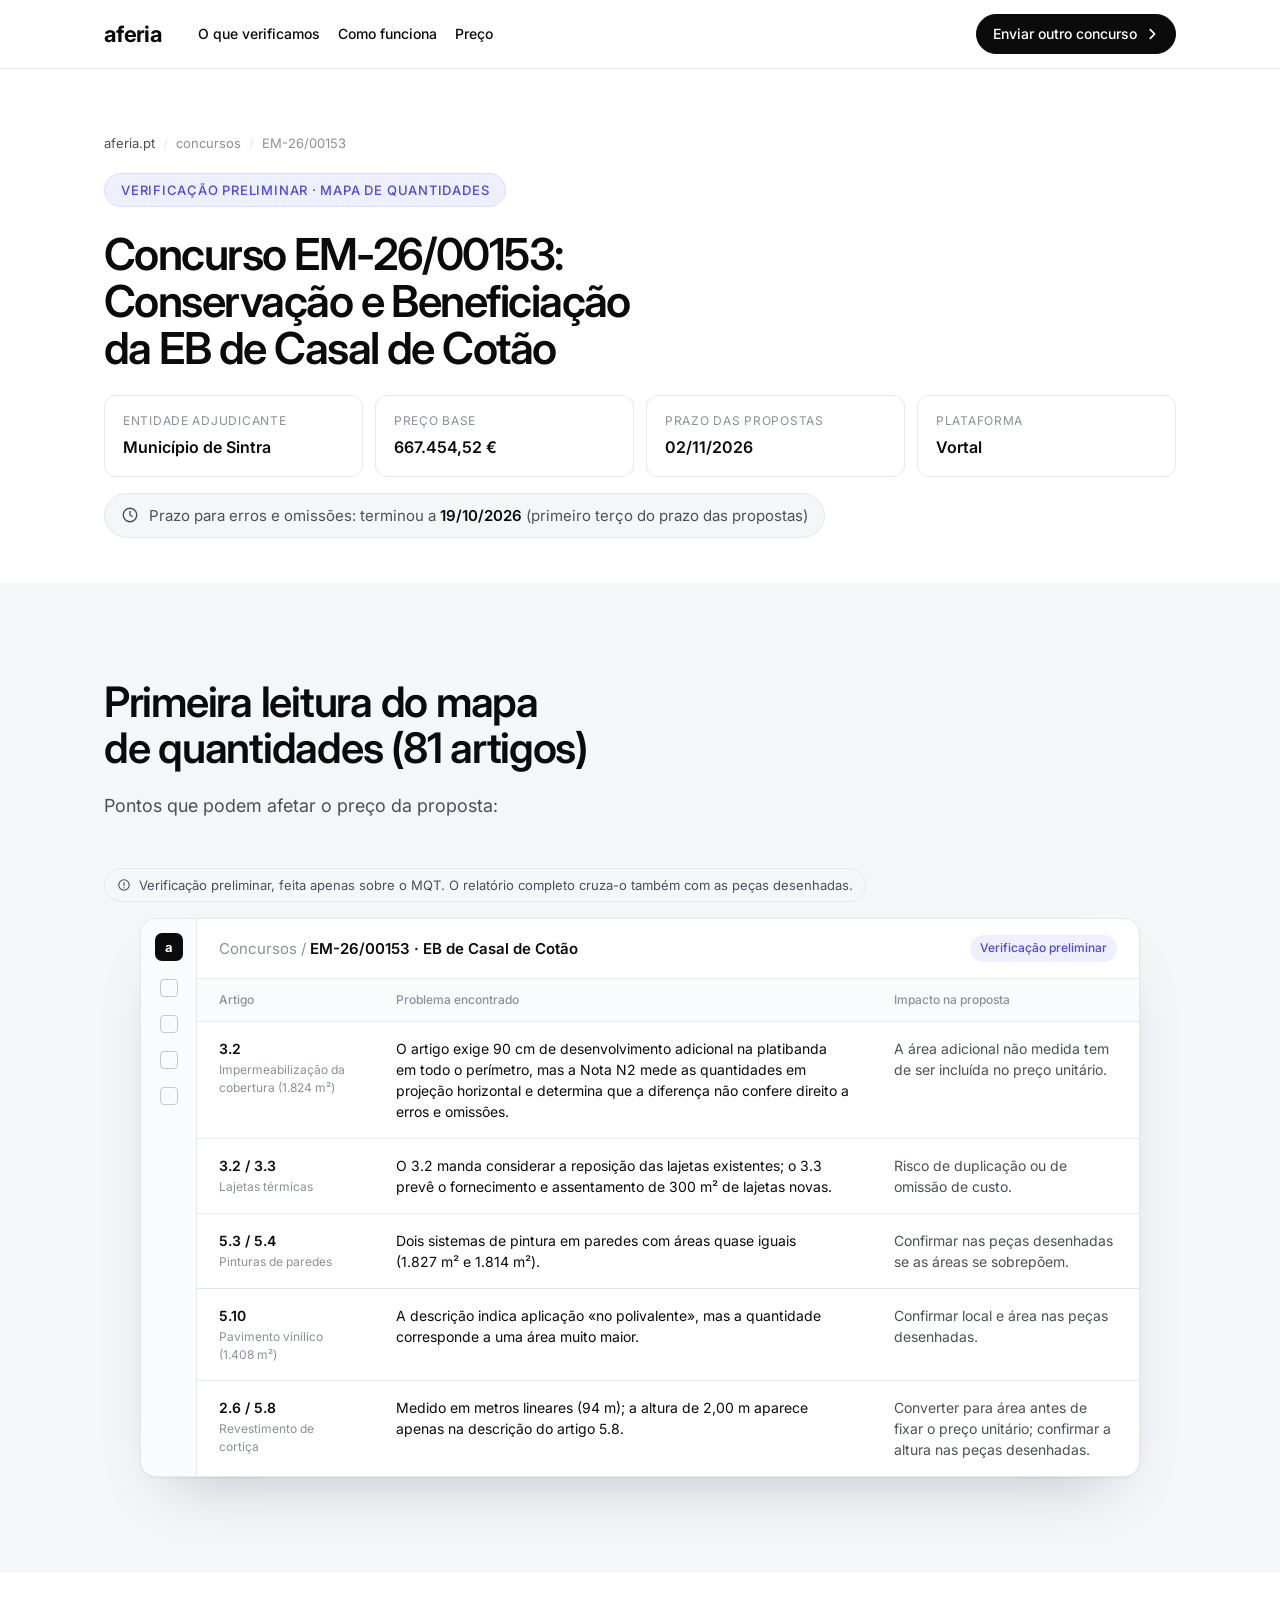
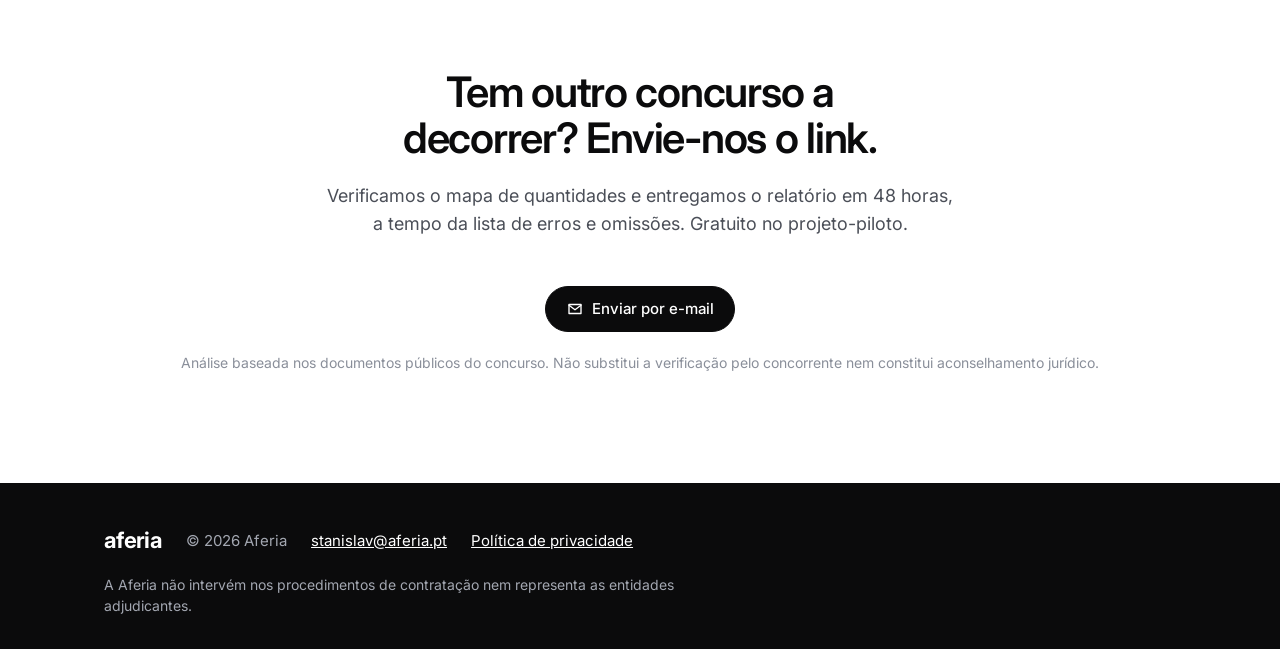
<file: concursos/casal-de-cotao/index.html>
<!DOCTYPE html>
<html lang="pt-PT">
<head>
  <meta charset="utf-8">
  <meta name="viewport" content="width=device-width, initial-scale=1">
  <!-- Páginas de concursos não indexadas durante o projeto-piloto -->
  <meta name="robots" content="noindex, nofollow">
  <title>Concurso EM-26/00153: EB de Casal de Cotão · Verificação preliminar do MQT · Aferia</title>
  <meta name="description" content="Verificação preliminar do mapa de quantidades do concurso EM-26/00153 (Município de Sintra): pontos que podem afetar o preço da proposta.">

  <meta property="og:type" content="article">
  <meta property="og:locale" content="pt_PT">
  <meta property="og:site_name" content="Aferia">
  <meta property="og:url" content="https://aferia.pt/concursos/casal-de-cotao/">
  <meta property="og:title" content="Concurso EM-26/00153: verificação preliminar do MQT">
  <meta property="og:description" content="Primeira leitura do mapa de quantidades (81 artigos). Pontos que podem afetar o preço da proposta.">
  <meta property="og:image" content="https://aferia.pt/assets/og.png">

  <meta name="theme-color" content="#ffffff">
  <link rel="icon" href="/assets/favicon.svg" type="image/svg+xml">
  <link rel="apple-touch-icon" href="/assets/apple-touch-icon.png">

  <link rel="preconnect" href="https://fonts.googleapis.com">
  <link rel="preconnect" href="https://fonts.gstatic.com" crossorigin>
  <link rel="stylesheet" href="https://fonts.googleapis.com/css2?family=Inter:wght@400;500;600;700&display=swap">
  <link rel="stylesheet" href="/assets/styles.css">
</head>
<body>
  <a class="skip-link" href="#conteudo">Saltar para o conteúdo</a>

  <!-- ========================================================= Header -->
  <header class="header">
    <div class="container header__inner">
      <a class="brand" href="/" aria-label="Aferia, página inicial">aferia</a>

      <nav class="nav" aria-label="Navegação principal">
        <a href="/#verificamos">O que verificamos</a>
        <a href="/#como-funciona">Como funciona</a>
        <a href="/#preco">Preço</a>
      </nav>

      <div class="header__spacer"></div>

      <a class="pill pill--dark pill--sm pill--header" href="#pedir">Enviar outro concurso
        <svg viewBox="0 0 16 16" fill="none" stroke="currentColor" stroke-width="2" stroke-linecap="round" stroke-linejoin="round" aria-hidden="true"><path d="M6 3l5 5-5 5"/></svg>
      </a>
      <button class="nav-toggle" type="button" aria-expanded="false" aria-controls="mobile-menu" aria-label="Abrir menu">
        <svg class="icon-menu" viewBox="0 0 24 24" fill="none" stroke="currentColor" stroke-width="2" stroke-linecap="round" aria-hidden="true"><path d="M4 7h16M4 12h16M4 17h16"/></svg>
        <svg class="icon-close" viewBox="0 0 24 24" fill="none" stroke="currentColor" stroke-width="2" stroke-linecap="round" aria-hidden="true"><path d="M6 6l12 12M18 6L6 18"/></svg>
      </button>
    </div>

    <div class="mobile-menu" id="mobile-menu" hidden>
      <div class="container">
        <ul>
          <li><a href="/#verificamos">O que verificamos</a></li>
          <li><a href="/#como-funciona">Como funciona</a></li>
          <li><a href="/#preco">Preço</a></li>
          <li><a href="/#contacto">Contacto</a></li>
        </ul>
        <a class="pill pill--dark" href="#pedir">Enviar outro concurso</a>
      </div>
    </div>
  </header>

  <main id="conteudo">

    <!-- ========================================================= Cabeçalho do concurso -->
    <section class="tender-head">
      <div class="container">
        <ol class="breadcrumb" aria-label="Localização">
          <li><a href="/">aferia.pt</a></li>
          <li><span>concursos</span></li>
          <li><span aria-current="page">EM-26/00153</span></li>
        </ol>

        <span class="eyebrow">Verificação preliminar · Mapa de quantidades</span>
        <h1>Concurso EM-26/00153: Conservação e Beneficiação da EB de Casal de Cotão</h1>

        <dl class="meta">
          <div>
            <dt>Entidade adjudicante</dt>
            <dd>Município de Sintra</dd>
          </div>
          <div>
            <dt>Preço base</dt>
            <dd>667.454,52&nbsp;€</dd>
          </div>
          <div>
            <dt>Prazo das propostas</dt>
            <dd>02/11/2026</dd>
          </div>
          <div>
            <dt>Plataforma</dt>
            <dd>Vortal</dd>
          </div>
        </dl>

        <p class="deadline">
          <svg viewBox="0 0 24 24" fill="none" stroke="currentColor" stroke-width="1.8" stroke-linecap="round" stroke-linejoin="round" aria-hidden="true"><circle cx="12" cy="12" r="9"/><path d="M12 7v5l3 2"/></svg>
          <span>Prazo para erros e omissões: terminou a <strong>19/10/2026</strong> (primeiro terço do prazo das propostas)</span>
        </p>
      </div>
    </section>

    <!-- ========================================================= Resumo + tabela -->
    <section class="section section--grey">
      <div class="container">
        <div class="section__head section__head--left">
          <h2>Primeira leitura do mapa de quantidades (81 artigos)</h2>
          <p class="lead">Pontos que podem afetar o preço da proposta:</p>
        </div>

        <p class="note-tag">
          <svg viewBox="0 0 24 24" fill="none" stroke="currentColor" stroke-width="2" stroke-linecap="round" aria-hidden="true"><path d="M12 8v5M12 16.5v.5"/><circle cx="12" cy="12" r="9"/></svg>
          Verificação preliminar, feita apenas sobre o MQT. O relatório completo cruza-o também com as peças desenhadas.
        </p>

        <div class="shot shot--plain">
          <div class="app">
            <div class="app__side" aria-hidden="true"><span class="v">a</span><i></i><i></i><i></i><i></i></div>
            <div class="app__main">
              <div class="app__top">
                <span class="crumb">Concursos / <b>EM-26/00153 · EB de Casal de Cotão</b></span>
                <span class="chip">Verificação preliminar</span>
              </div>
              <table class="findings">
                <thead>
                  <tr>
                    <th scope="col">Artigo</th>
                    <th scope="col">Problema encontrado</th>
                    <th scope="col">Impacto na proposta</th>
                  </tr>
                </thead>
                <tbody>
                  <tr>
                    <td class="art" data-label="Artigo">3.2<small>Impermeabilização da cobertura (1.824&nbsp;m²)</small></td>
                    <td data-label="Problema encontrado">O artigo exige 90&nbsp;cm de desenvolvimento adicional na platibanda em todo o perímetro, mas a Nota N2 mede as quantidades em projeção horizontal e determina que a diferença não confere direito a erros e omissões.</td>
                    <td class="impact" data-label="Impacto na proposta">A área adicional não medida tem de ser incluída no preço unitário.</td>
                  </tr>
                  <tr>
                    <td class="art" data-label="Artigo">3.2 / 3.3<small>Lajetas térmicas</small></td>
                    <td data-label="Problema encontrado">O 3.2 manda considerar a reposição das lajetas existentes; o 3.3 prevê o fornecimento e assentamento de 300&nbsp;m² de lajetas novas.</td>
                    <td class="impact" data-label="Impacto na proposta">Risco de duplicação ou de omissão de custo.</td>
                  </tr>
                  <tr>
                    <td class="art" data-label="Artigo">5.3 / 5.4<small>Pinturas de paredes</small></td>
                    <td data-label="Problema encontrado">Dois sistemas de pintura em paredes com áreas quase iguais (1.827&nbsp;m² e 1.814&nbsp;m²).</td>
                    <td class="impact" data-label="Impacto na proposta">Confirmar nas peças desenhadas se as áreas se sobrepõem.</td>
                  </tr>
                  <tr>
                    <td class="art" data-label="Artigo">5.10<small>Pavimento vinílico (1.408&nbsp;m²)</small></td>
                    <td data-label="Problema encontrado">A descrição indica aplicação «no polivalente», mas a quantidade corresponde a uma área muito maior.</td>
                    <td class="impact" data-label="Impacto na proposta">Confirmar local e área nas peças desenhadas.</td>
                  </tr>
                  <tr>
                    <td class="art" data-label="Artigo">2.6 / 5.8<small>Revestimento de cortiça</small></td>
                    <td data-label="Problema encontrado">Medido em metros lineares (94&nbsp;m); a altura de 2,00&nbsp;m aparece apenas na descrição do artigo 5.8.</td>
                    <td class="impact" data-label="Impacto na proposta">Converter para área antes de fixar o preço unitário; confirmar a altura nas peças desenhadas.</td>
                  </tr>
                </tbody>
              </table>
            </div>
          </div>
        </div>
      </div>
    </section>

    <!-- ========================================================= CTA -->
    <section class="section contact" id="pedir">
      <div class="container">
        <div class="section__head">
          <h2>Tem outro concurso a decorrer? Envie-nos o link.</h2>
          <p class="lead">Verificamos o mapa de quantidades e entregamos o relatório em 48 horas, a tempo da lista de erros e omissões. Gratuito no projeto-piloto.</p>
        </div>

        <div class="ctas ctas--center">
          <a class="pill pill--dark" href="mailto:stanislav@aferia.pt?subject=Verifica%C3%A7%C3%A3o%20de%20MQT&amp;body=Link%20do%20concurso%3A%20%0D%0APlataforma%3A%20%0D%0APrazo%20das%20propostas%3A%20">
            <svg viewBox="0 0 24 24" fill="none" stroke="currentColor" stroke-width="1.8" stroke-linecap="round" stroke-linejoin="round" aria-hidden="true" style="width:18px;height:18px"><path d="M4 6h16v12H4z"/><path d="m4 7 8 6 8-6"/></svg>
            Enviar por e-mail
          </a>
        </div>

        <p class="contact__meta fine">Análise baseada nos documentos públicos do concurso. Não substitui a verificação pelo concorrente nem constitui aconselhamento jurídico.</p>
      </div>
    </section>
  </main>

  <!-- ========================================================= Footer -->
  <footer class="footer">
    <div class="container">
      <div class="footer__row">
        <a class="brand" href="/">aferia</a>
        <span>© 2026 Aferia</span>
        <a href="mailto:stanislav@aferia.pt">stanislav@aferia.pt</a>
        <a href="/privacidade/">Política de privacidade</a>
      </div>
      <p class="fine">A Aferia não intervém nos procedimentos de contratação nem representa as entidades adjudicantes.</p>
    </div>
  </footer>

  <script src="/assets/main.js" defer></script>
</body>
</html>
</file>
<file: assets/styles.css>
/* ==========================================================================
   Aferia — styles (Inter, white/grey sections, product-UI report card)
   Inter, centered hero, pill CTAs, product-UI shot cards, grey/white sections.
   ========================================================================== */

:root {
  --ink: #0b0b0c;
  --ink-2: #4b4f58;
  --ink-3: #8a8f9a;
  --line: #e6e8ec;
  --bg: #ffffff;
  --bg-2: #f5f6f8;
  --acc: #4f46e5;
  --acc-soft: #eef0ff;
  --acc-line: #d9dcff;
  --warn: #b45309;
  --warn-soft: #fff4e5;
  --dup: #9d174d;
  --dup-soft: #fce7f3;
  --chk: #075985;
  --chk-soft: #e0f2fe;

  --font: "Inter", system-ui, -apple-system, "Segoe UI", Roboto, sans-serif;
  --mono: ui-monospace, SFMono-Regular, Menlo, Consolas, monospace;

  --radius: 16px;
  --radius-sm: 10px;
  --container: 1120px;
  --gutter: 24px;
  --shadow: 0 30px 60px -30px rgba(15, 23, 42, 0.25), 0 1px 2px rgba(15, 23, 42, 0.06);
}

/* --------------------------------------------------------------------------
   Base
   -------------------------------------------------------------------------- */

*,
*::before,
*::after {
  box-sizing: border-box;
}

html {
  scroll-behavior: smooth;
  -webkit-text-size-adjust: 100%;
}

@media (prefers-reduced-motion: reduce) {
  html {
    scroll-behavior: auto;
  }
}

body {
  margin: 0;
  background: var(--bg);
  color: var(--ink);
  font-family: var(--font);
  font-size: 1rem;
  line-height: 1.55;
  -webkit-font-smoothing: antialiased;
  overflow-x: hidden;
}

img,
svg {
  display: block;
  max-width: 100%;
}

a {
  color: inherit;
}

p {
  margin: 0 0 1em;
}

h1,
h2,
h3 {
  margin: 0 0 0.5em;
  font-weight: 600;
  line-height: 1.1;
  letter-spacing: -0.03em;
  text-wrap: balance;
}

h1 {
  font-size: clamp(2.5rem, 1.6rem + 3.6vw, 3.875rem);
  line-height: 1.06;
  letter-spacing: -0.035em;
}

h2 {
  font-size: clamp(1.875rem, 1.3rem + 2vw, 2.625rem);
}

h3 {
  font-size: 1.125rem;
  letter-spacing: -0.01em;
}

.mono {
  font-family: var(--mono);
}

:focus-visible {
  outline: 2px solid var(--acc);
  outline-offset: 3px;
  border-radius: 4px;
}

.skip-link {
  position: absolute;
  top: -100px;
  left: 16px;
  z-index: 100;
  padding: 10px 14px;
  background: var(--ink);
  color: #fff;
  border-radius: 999px;
}
.skip-link:focus {
  top: 12px;
}

.container {
  width: 100%;
  max-width: var(--container);
  margin-inline: auto;
  padding-inline: var(--gutter);
}

.container--narrow {
  max-width: 760px;
}

/* --------------------------------------------------------------------------
   Pills (buttons)
   -------------------------------------------------------------------------- */

.pill {
  display: inline-flex;
  align-items: center;
  justify-content: center;
  gap: 8px;
  min-height: 46px;
  padding: 0 20px;
  border: 1px solid var(--line);
  border-radius: 999px;
  background: #fff;
  color: var(--ink);
  font: inherit;
  font-size: 0.9375rem;
  font-weight: 500;
  line-height: 1.2;
  text-decoration: none;
  cursor: pointer;
  white-space: nowrap;
  transition: background-color 0.15s, border-color 0.15s;
}
.pill:hover {
  border-color: var(--ink-3);
  background: var(--bg-2);
}
.pill svg {
  width: 14px;
  height: 14px;
  flex: none;
}
.pill--dark {
  background: var(--ink);
  border-color: var(--ink);
  color: #fff;
}
.pill--dark:hover {
  background: #26262a;
  border-color: #26262a;
}
.pill--sm {
  min-height: 40px;
  padding: 0 16px;
  font-size: 0.875rem;
}

.ctas {
  display: flex;
  flex-wrap: wrap;
  gap: 12px;
}
.ctas--center {
  justify-content: center;
}
@media (max-width: 559px) {
  .ctas .pill {
    flex: 1 1 100%;
    white-space: normal;
    text-align: center;
  }
}

/* --------------------------------------------------------------------------
   Header
   -------------------------------------------------------------------------- */

.header {
  position: sticky;
  top: 0;
  z-index: 50;
  background: rgba(255, 255, 255, 0.9);
  backdrop-filter: saturate(140%) blur(10px);
  -webkit-backdrop-filter: saturate(140%) blur(10px);
  border-bottom: 1px solid var(--line);
}

.header__inner {
  display: flex;
  align-items: center;
  gap: 36px;
  min-height: 68px;
}

.brand {
  font-weight: 700;
  font-size: 1.375rem;
  letter-spacing: -0.03em;
  text-decoration: none;
}

.nav {
  display: none;
  gap: 18px;
}
.nav a {
  color: var(--ink);
  text-decoration: none;
  font-size: 0.875rem;
  font-weight: 500;
  white-space: nowrap;
}
.nav a:hover {
  color: var(--ink-2);
}

.header__spacer {
  flex: 1;
}

.header .pill--header {
  display: none;
}

.nav-toggle {
  display: inline-flex;
  align-items: center;
  justify-content: center;
  width: 44px;
  height: 44px;
  border: 1px solid var(--line);
  border-radius: 999px;
  background: #fff;
  color: var(--ink);
  cursor: pointer;
}
.nav-toggle svg {
  width: 22px;
  height: 22px;
}
.nav-toggle .icon-close {
  display: none;
}
.nav-toggle[aria-expanded="true"] .icon-menu {
  display: none;
}
.nav-toggle[aria-expanded="true"] .icon-close {
  display: block;
}

/* Desktop nav from 1140px: the six labels need ~720px beside the logo and CTA */
@media (min-width: 1140px) {
  .nav {
    display: flex;
  }
  .nav-toggle {
    display: none;
  }
  .header .pill--header {
    display: inline-flex;
  }
}

.mobile-menu {
  display: none;
  border-top: 1px solid var(--line);
  background: #fff;
}
.mobile-menu.is-open {
  display: block;
}
.mobile-menu ul {
  list-style: none;
  margin: 0;
  padding: 8px 0 16px;
}
.mobile-menu a:not(.pill) {
  display: block;
  padding: 12px 0;
  font-size: 1.0625rem;
  font-weight: 500;
  text-decoration: none;
  border-bottom: 1px solid var(--line);
}
.mobile-menu .pill {
  width: 100%;
  margin-top: 16px;
}
@media (min-width: 1140px) {
  .mobile-menu {
    display: none !important;
  }
}

/* --------------------------------------------------------------------------
   Sections
   -------------------------------------------------------------------------- */

.section {
  padding-block: clamp(64px, 4rem + 3vw, 96px);
}
.section--grey {
  background: var(--bg-2);
}

.section__head {
  max-width: 720px;
  margin: 0 auto clamp(32px, 2rem + 1.5vw, 48px);
  text-align: center;
}
.section__head .lead {
  margin-inline: auto;
}

.eyebrow {
  display: inline-block;
  margin-bottom: 24px;
  padding: 6px 16px;
  border: 1px solid var(--acc-line);
  border-radius: 999px;
  background: var(--acc-soft);
  color: var(--acc);
  font-size: 0.8125rem;
  font-weight: 500;
  letter-spacing: 0.06em;
  text-transform: uppercase;
}

.lead {
  font-size: 1.125rem;
  color: var(--ink-2);
  max-width: 640px;
}

.muted {
  color: var(--ink-2);
}
.small {
  font-size: 0.9375rem;
}
.fine {
  font-size: 0.875rem;
  color: var(--ink-3);
}

/* --------------------------------------------------------------------------
   Hero
   -------------------------------------------------------------------------- */

.hero {
  padding: clamp(56px, 3rem + 4vw, 96px) 0 64px;
  text-align: center;
}
.hero h1 {
  max-width: 16ch;
  margin: 0 auto 22px;
}
.hero .lead {
  margin: 0 auto 32px;
  font-size: 1.1875rem;
}
.hero__note {
  margin-top: 22px;
  font-size: 0.875rem;
  color: var(--ink-3);
}

/* --------------------------------------------------------------------------
   Shot (product-UI card)
   -------------------------------------------------------------------------- */

.shot {
  margin: 56px auto 0;
  max-width: 1000px;
  background: #fff;
  border: 1px solid var(--line);
  border-radius: var(--radius);
  box-shadow: var(--shadow);
  overflow: hidden;
  text-align: left;
}

.app {
  display: grid;
  grid-template-columns: 56px minmax(0, 1fr);
}
.app__side {
  border-right: 1px solid var(--line);
  background: #fafbfc;
  padding: 14px 0;
  display: flex;
  flex-direction: column;
  align-items: center;
  gap: 18px;
}
.app__side .v {
  width: 28px;
  height: 28px;
  border-radius: 7px;
  background: var(--ink);
  color: #fff;
  font-weight: 700;
  font-size: 0.8125rem;
  display: grid;
  place-items: center;
}
.app__side i {
  width: 18px;
  height: 18px;
  border: 1.5px solid #c3c7d0;
  border-radius: 4px;
  display: block;
}
.app__main {
  min-width: 0;
}

.app__top {
  display: flex;
  align-items: center;
  justify-content: space-between;
  gap: 12px;
  padding: 16px 22px;
  border-bottom: 1px solid var(--line);
}
.crumb {
  font-size: 0.9375rem;
  color: var(--ink-3);
  min-width: 0;
}
.crumb b {
  color: var(--ink);
  font-weight: 600;
}
.chip {
  flex: none;
  font-size: 0.75rem;
  font-weight: 500;
  padding: 4px 10px;
  border-radius: 999px;
  background: var(--acc-soft);
  color: var(--acc);
  white-space: nowrap;
}

.kpis {
  display: grid;
  grid-template-columns: repeat(4, minmax(0, 1fr));
  border-bottom: 1px solid var(--line);
}
.kpis div {
  padding: 16px 22px;
  border-right: 1px solid var(--line);
}
.kpis div:last-child {
  border-right: 0;
}
.kpis b {
  display: block;
  font-size: 1.5rem;
  font-weight: 600;
  letter-spacing: -0.02em;
}
.kpis span {
  font-size: 0.75rem;
  color: var(--ink-3);
}

/* Findings table (inside shot) */
.findings {
  width: 100%;
  border-collapse: collapse;
  font-size: 0.875rem;
  line-height: 1.5;
}
.findings th {
  text-align: left;
  font-weight: 500;
  color: var(--ink-3);
  font-size: 0.75rem;
  padding: 12px 22px;
  border-bottom: 1px solid var(--line);
  background: #fafbfc;
}
.findings td {
  padding: 16px 22px;
  border-bottom: 1px solid var(--line);
  vertical-align: top;
}
.findings tr:last-child td {
  border-bottom: 0;
}
.findings .art {
  font-weight: 600;
  white-space: nowrap;
  width: 1%;
}
.findings .art small {
  display: block;
  font-weight: 400;
  color: var(--ink-3);
  white-space: normal;
  font-size: 0.75rem;
  margin-top: 2px;
  max-width: 160px;
}
.tag {
  display: inline-block;
  font-size: 0.75rem;
  font-weight: 500;
  padding: 3px 9px;
  border-radius: 999px;
  background: var(--warn-soft);
  color: var(--warn);
  white-space: nowrap;
}
.tag--dup {
  background: var(--dup-soft);
  color: var(--dup);
}
.tag--chk {
  background: var(--chk-soft);
  color: var(--chk);
}
.findings .impact {
  color: var(--ink-2);
}
.findings .src {
  font-size: 0.75rem;
  color: var(--ink-3);
  white-space: nowrap;
}

@media (max-width: 819px) {
  .app {
    grid-template-columns: minmax(0, 1fr);
  }
  .app__side {
    display: none;
  }
  .kpis {
    grid-template-columns: repeat(2, minmax(0, 1fr));
  }
  .kpis div {
    border-bottom: 1px solid var(--line);
  }
  .kpis div:nth-child(2n) {
    border-right: 0;
  }
  .kpis div:nth-last-child(-n + 2) {
    border-bottom: 0;
  }
  .findings thead {
    display: none;
  }
  .findings tr {
    display: block;
    border-bottom: 1px solid var(--line);
    padding: 10px 0;
  }
  .findings tr:last-child {
    border-bottom: 0;
  }
  .findings td {
    display: block;
    padding: 6px 18px;
    border: 0;
  }
  .findings td[data-label]::before {
    content: attr(data-label);
    display: block;
    margin-bottom: 2px;
    font-size: 0.6875rem;
    color: var(--ink-3);
  }
  .findings .art {
    width: auto;
    white-space: normal;
  }
  .findings .art small {
    max-width: none;
  }
  .findings .src {
    white-space: normal;
  }
}

/* --------------------------------------------------------------------------
   Cards
   -------------------------------------------------------------------------- */

.cards {
  display: grid;
  grid-template-columns: minmax(0, 1fr);
  gap: 18px;
}
@media (min-width: 720px) {
  .cards--3 {
    grid-template-columns: repeat(3, minmax(0, 1fr));
  }
  .cards--2 {
    grid-template-columns: repeat(2, minmax(0, 1fr));
  }
}

.card {
  background: #fff;
  border: 1px solid var(--line);
  border-radius: var(--radius);
  padding: 28px;
}
.card h3 {
  margin: 0 0 8px;
}
.card p {
  margin: 0;
  color: var(--ink-2);
  font-size: 0.9375rem;
}
.card__icon {
  width: 36px;
  height: 36px;
  border: 1.5px solid var(--ink);
  border-radius: 50%;
  display: grid;
  place-items: center;
  margin-bottom: 22px;
  font-weight: 600;
  font-size: 0.8125rem;
}
.card__icon svg {
  width: 18px;
  height: 18px;
}
.card__num {
  display: inline-grid;
  place-items: center;
  width: 36px;
  height: 36px;
  margin-bottom: 22px;
  border-radius: 50%;
  background: var(--ink);
  color: #fff;
  font-weight: 600;
  font-size: 0.875rem;
}

/* --------------------------------------------------------------------------
   Exemplo (full table in a shot-style card)
   -------------------------------------------------------------------------- */

.shot--plain {
  margin-top: 0;
}
.shot--plain .findings .art {
  width: auto;
}
.shot--plain .findings .art small {
  max-width: 200px;
}

.callout {
  max-width: 1000px;
  margin: 20px auto 0;
  background: #fff;
  border: 1px solid var(--line);
  border-radius: 12px;
  padding: 20px 24px;
  font-size: 0.9375rem;
  color: var(--ink-2);
}
.callout p {
  margin: 0;
}
.callout b {
  color: var(--ink);
}

/* --------------------------------------------------------------------------
   Preço
   -------------------------------------------------------------------------- */

.price {
  max-width: 640px;
  margin: 0 auto;
  padding: clamp(28px, 2rem + 1vw, 44px);
  background: #fff;
  border: 1px solid var(--line);
  border-radius: var(--radius);
  text-align: center;
}
.price__badge {
  display: inline-block;
  margin-bottom: 16px;
  padding: 4px 12px;
  border-radius: 999px;
  background: var(--acc-soft);
  color: var(--acc);
  font-size: 0.75rem;
  font-weight: 500;
  letter-spacing: 0.06em;
  text-transform: uppercase;
}
.price h3 {
  font-size: clamp(1.5rem, 1.2rem + 1vw, 2rem);
  margin-bottom: 10px;
}
.price p {
  color: var(--ink-2);
}
.price .ctas {
  margin-top: 24px;
}

/* --------------------------------------------------------------------------
   Quem somos
   -------------------------------------------------------------------------- */

.about {
  display: grid;
  grid-template-columns: minmax(0, 1fr);
  gap: 28px;
}
@media (min-width: 820px) {
  .about {
    grid-template-columns: minmax(0, 1.2fr) minmax(0, 1fr);
    gap: 48px;
  }
}
.about__facts {
  display: grid;
  grid-template-columns: minmax(0, 1fr);
  gap: 12px;
  align-content: start;
}
.fact {
  padding: 16px 18px;
  border: 1px solid var(--line);
  border-radius: 12px;
  background: #fff;
}
.fact__label {
  display: block;
  font-size: 0.75rem;
  letter-spacing: 0.06em;
  text-transform: uppercase;
  color: var(--ink-3);
  margin-bottom: 4px;
}
.fact p {
  margin: 0;
  font-size: 0.9375rem;
}

/* --------------------------------------------------------------------------
   FAQ
   -------------------------------------------------------------------------- */

.faq {
  display: grid;
  grid-template-columns: minmax(0, 1fr);
  gap: 10px;
}
.faq details {
  background: #fff;
  border: 1px solid var(--line);
  border-radius: 12px;
}
.faq summary {
  display: flex;
  align-items: center;
  justify-content: space-between;
  gap: 16px;
  padding: 18px 20px;
  font-weight: 600;
  cursor: pointer;
  list-style: none;
}
.faq summary::-webkit-details-marker {
  display: none;
}
.faq summary::after {
  content: "+";
  flex: none;
  width: 24px;
  height: 24px;
  display: grid;
  place-items: center;
  font-weight: 400;
  color: var(--ink-2);
  border: 1px solid var(--line);
  border-radius: 50%;
}
.faq details[open] summary::after {
  content: "–";
}
.faq details > div {
  padding: 0 20px 18px;
  color: var(--ink-2);
  font-size: 0.9375rem;
}
.faq details > div p:last-child {
  margin: 0;
}

/* --------------------------------------------------------------------------
   Contacto
   -------------------------------------------------------------------------- */

.contact {
  text-align: center;
}
.contact__meta {
  margin-top: 20px;
}

/* --------------------------------------------------------------------------
   Tender page (concursos/*)
   -------------------------------------------------------------------------- */

.tender-head {
  padding: clamp(40px, 2rem + 3vw, 64px) 0 clamp(32px, 2rem + 1vw, 48px);
}
.tender-head h1 {
  max-width: 22ch;
  margin: 0 0 24px;
  font-size: clamp(1.75rem, 1.2rem + 2.4vw, 2.75rem);
}

.breadcrumb {
  display: flex;
  flex-wrap: wrap;
  gap: 8px;
  margin: 0 0 20px;
  padding: 0;
  list-style: none;
  font-size: 0.8125rem;
  color: var(--ink-3);
}
.breadcrumb li + li::before {
  content: "/";
  margin-right: 8px;
  color: var(--line);
}
.breadcrumb a {
  color: var(--ink-2);
  text-decoration: none;
}
.breadcrumb a:hover {
  text-decoration: underline;
}

.meta {
  display: grid;
  grid-template-columns: minmax(0, 1fr);
  gap: 12px;
  margin: 0;
}
@media (min-width: 560px) {
  .meta {
    grid-template-columns: repeat(2, minmax(0, 1fr));
  }
}
@media (min-width: 960px) {
  .meta {
    grid-template-columns: repeat(4, minmax(0, 1fr));
  }
}
.meta div {
  padding: 16px 18px;
  background: #fff;
  border: 1px solid var(--line);
  border-radius: 12px;
}
.meta dt {
  font-size: 0.75rem;
  letter-spacing: 0.06em;
  text-transform: uppercase;
  color: var(--ink-3);
  margin-bottom: 4px;
}
.meta dd {
  margin: 0;
  font-weight: 600;
}

.deadline {
  display: inline-flex;
  flex-wrap: wrap;
  align-items: center;
  gap: 10px;
  margin: 16px 0 0;
  padding: 10px 16px;
  border-radius: 999px;
  background: var(--bg-2);
  border: 1px solid var(--line);
  color: var(--ink-2);
  font-size: 0.9375rem;
  font-weight: 400;
}
.deadline strong {
  font-weight: 600;
  color: var(--ink);
}
.deadline svg {
  width: 18px;
  height: 18px;
  flex: none;
}

.note-tag {
  display: inline-flex;
  align-items: center;
  gap: 8px;
  margin: 0 0 16px;
  padding: 6px 12px;
  border-radius: 999px;
  background: var(--bg-2);
  border: 1px solid var(--line);
  color: var(--ink-2);
  font-size: 0.8125rem;
}
.note-tag svg {
  width: 14px;
  height: 14px;
  flex: none;
}

.section__head--left {
  text-align: left;
  margin-inline: 0;
}
.section__head--left .lead {
  margin-inline: 0;
}

.exemplo__more {
  max-width: 1000px;
  margin: 20px auto 0;
  font-size: 0.9375rem;
}
.exemplo__more a {
  color: var(--ink-2);
  text-decoration: underline;
  text-underline-offset: 4px;
  text-decoration-color: var(--line);
}
.exemplo__more a:hover {
  color: var(--ink);
}

/* --------------------------------------------------------------------------
   Prose (privacidade)
   -------------------------------------------------------------------------- */

.prose {
  max-width: 720px;
}
.prose h1 {
  font-size: clamp(2rem, 1.4rem + 2.4vw, 3rem);
}
.prose h2 {
  font-size: 1.375rem;
  margin-top: 2em;
}
.prose ul {
  padding-left: 1.2em;
}
.prose li {
  margin-bottom: 0.4em;
}
.prose p,
.prose li {
  color: var(--ink-2);
}
.prose .lead {
  color: var(--ink-2);
}

/* --------------------------------------------------------------------------
   Footer
   -------------------------------------------------------------------------- */

.footer {
  padding: 40px 0 32px;
  background: var(--ink);
  color: #a3a7b1;
  font-size: 0.9375rem;
}
.footer a {
  color: #fff;
}
.footer__row {
  display: flex;
  flex-wrap: wrap;
  align-items: center;
  gap: 8px 24px;
  margin-bottom: 16px;
}
.footer__row .brand {
  color: #fff;
}
.footer .fine {
  color: #a3a7b1;
  margin: 0;
  max-width: 70ch;
}
</file>
